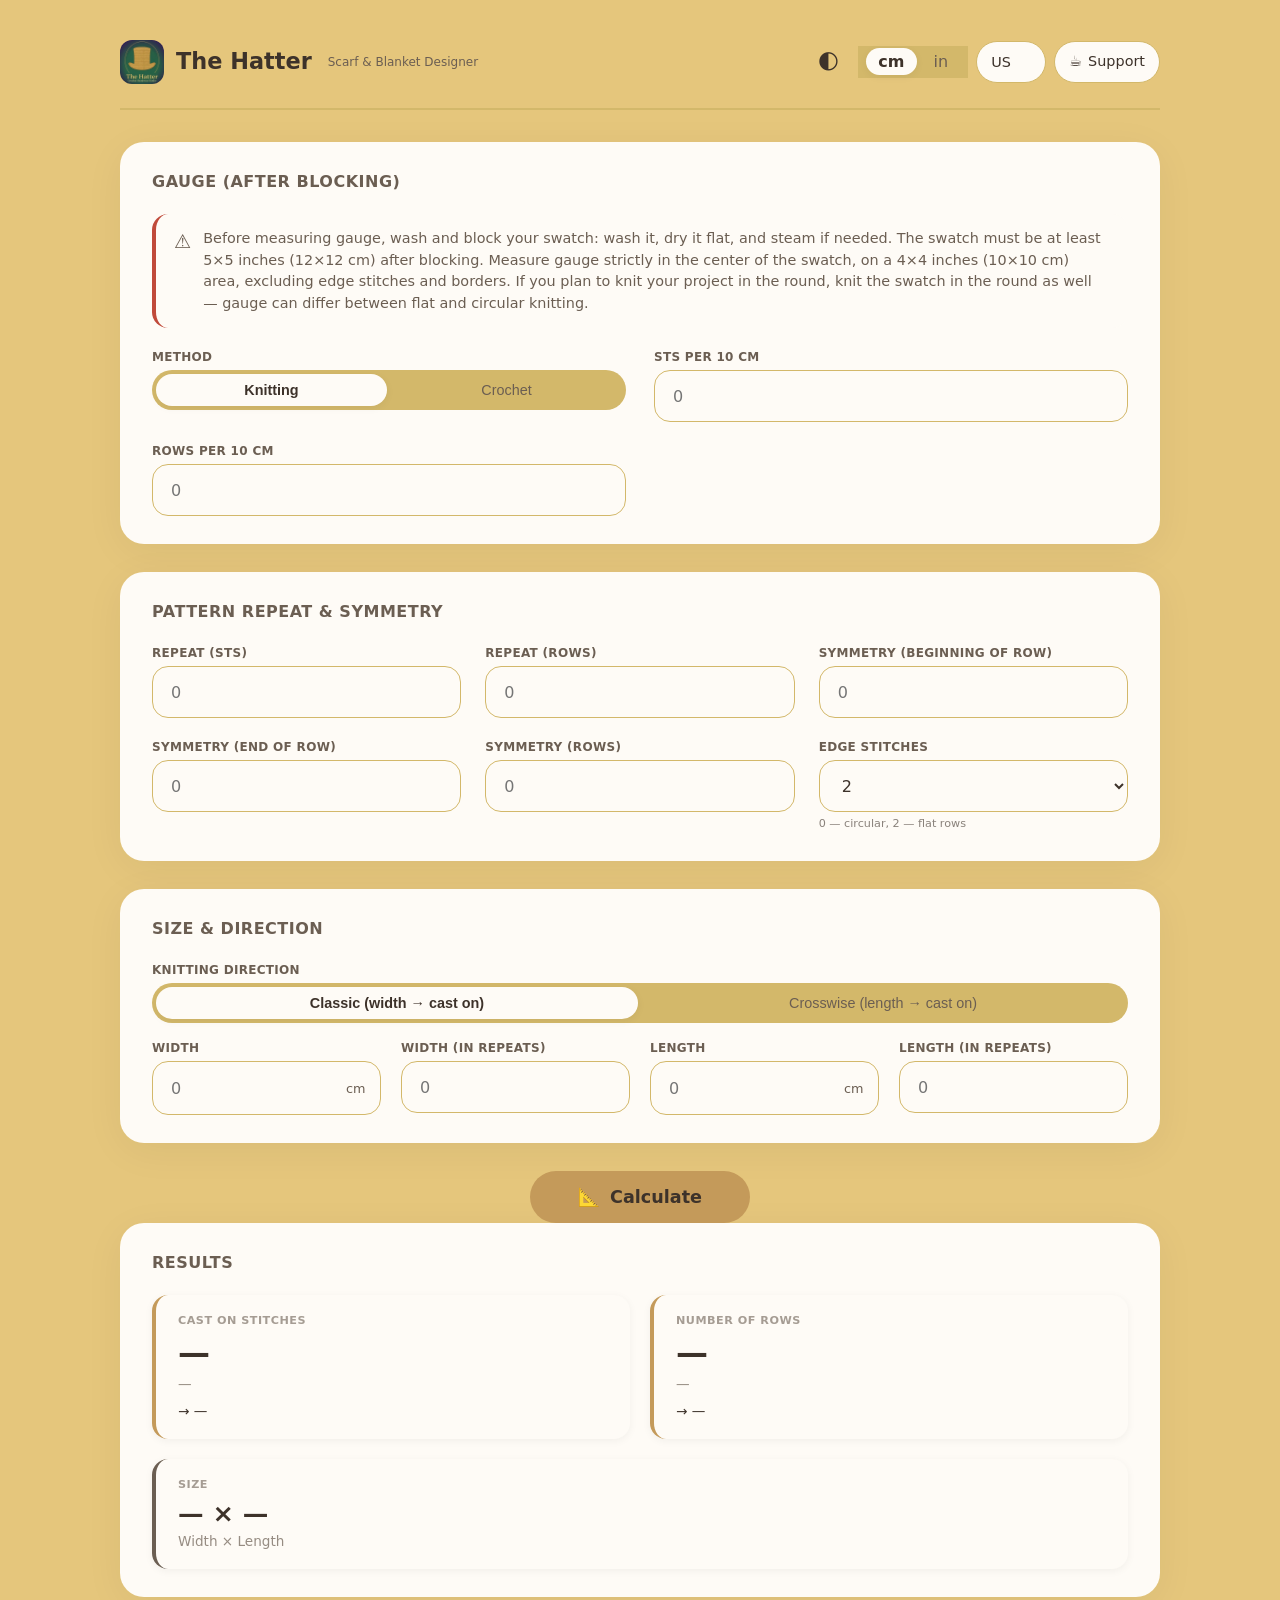
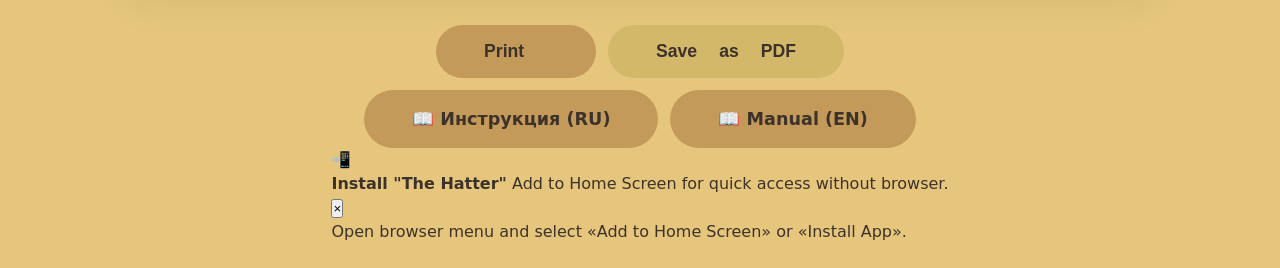
<file: index.html>
<!DOCTYPE html>
<html lang="ru">
<head>
<!-- Yandex.Metrika counter -->
<script type="text/javascript">
    (function(m,e,t,r,i,k,a){
        m[i]=m[i]||function(){(m[i].a=m[i].a||[]).push(arguments)};
        m[i].l=1*new Date();
        for (var j = 0; j < document.scripts.length; j++) {if (document.scripts[j].src === r) { return; }}
        k=e.createElement(t),a=e.getElementsByTagName(t)[0],k.async=1,k.src=r,a.parentNode.insertBefore(k,a)
    })(window, document,'script','https://mc.yandex.ru/metrika/tag.js?id=111931122', 'ym');

    ym(111931122, 'init', {ssr:true, webvisor:true, clickmap:true, ecommerce:"dataLayer", referrer: document.referrer, url: location.href, accurateTrackBounce:true, trackLinks:true});
</script>
<noscript><div><img src="https://mc.yandex.ru/watch/111931122" style="position:absolute; left:-9999px;" alt="" /></div></noscript>
<!-- /Yandex.Metrika counter -->
  <meta charset="UTF-8">
  <meta http-equiv="Cache-Control" content="no-cache, no-store, must-revalidate">
  <meta http-equiv="Pragma" content="no-cache">
  <meta http-equiv="Expires" content="0">
  <meta name="viewport" content="width=device-width, initial-scale=1.0, maximum-scale=1.5, user-scalable=yes">
  <title>Хаттер — Калькулятор шарфов и пледов</title>
  <meta name="theme-color" content="#f6f0ea">
  
  <!-- Скрипт для перенаправления с параметров URL -->
  <script>
    (function() {
      if (window.location.search || window.location.hash) {
        var cleanUrl = window.location.origin + window.location.pathname;
        window.location.replace(cleanUrl);
      }
    })();
  </script>

  <link rel="icon" href="images/icon-192.png" type="image/png">
  <link rel="apple-touch-icon" href="images/icon-192.png">
  <link rel="manifest" href="data:application/manifest+json;charset=utf-8,%7B%22name%22%3A%22The%20Hatter%20Scarf%20Studio%22%2C%22description%22%3A%22Crochet%20and%20Knit%20Scarf%20Calculator%22%2C%22start_url%22%3A%22.%2F%22%2C%22display%22%3A%22standalone%22%2C%22theme_color%22%3A%22%23f6f0ea%22%2C%22background_color%22%3A%22%23f6f0ea%22%2C%22icons%22%3A%5B%7B%22src%22%3A%22images%2Ficon-192.png%22%2C%22sizes%22%3A%22192x192%22%2C%22type%22%3A%22image%2Fpng%22%7D%2C%7B%22src%22%3A%22images%2Ficon.png%22%2C%22sizes%22%3A%22512x512%22%2C%22type%22%3A%22image%2Fpng%22%7D%5D%7D">
  <link rel="stylesheet" href="style.css">
</head>
<body>
<div class="app">

  <!-- Шапка -->
  <header class="header">
    <div class="logo">
      <img src="images/icon-192.png" alt="The Hatter" width="44" height="44">
      <span class="logo-text">Хаттер</span>
      <small class="logo-sub">Дизайнер шарфов</small>
    </div>
    <div class="controls">
      <button class="header-btn" id="themeToggle" title="Переключить тему">🌓</button>
      <div class="header-btn unit-toggle" id="unitToggle">
        <span class="unit-opt active" data-unit="metric">см</span>
        <span class="unit-opt" data-unit="imperial">in</span>
      </div>
      <select class="lang-select" id="langSelect">
        <option value="ru">RU</option>
        <option value="us">US</option>
        <option value="uk">UK</option>
      </select>
      <a href="https://boosty.to/annafengari/posts/7731692a-b7c1-4855-83fb-3de72975cfc8" target="_blank" class="btn-donate" id="donateBoosty">
        ☕ <span id="donateText">Поддержать</span>
      </a>
    </div>
  </header>

  <!-- 1. Плотность -->
  <section class="card">
    <div class="card-title" id="densityTitle">Плотность (после ВТО)</div>
    <div class="warning">
      <span class="icon">⚠️</span>
      <span id="warningText">Образец должен быть не менее 12×12 см (5×5 дюймов) после ВТО. Плотность измеряйте строго в центре образца, на участке 10×10 см (4×4 дюйма), не включая кромочные и края.</span>
    </div>
    <div class="grid-2">
      <div class="field-group">
        <label id="toolLabel">Способ вязания</label>
        <div class="toggle-group" id="toolToggle">
          <button class="toggle-option active" data-tool="knit"><span id="toolKnit">Спицы</span></button>
          <button class="toggle-option" data-tool="crochet"><span id="toolCrochet">Крючок</span></button>
        </div>
      </div>
      <div class="field-group">
        <label id="lblStitch" for="densityStitches">Петель в 10 см</label>
		<input type="number" id="densityStitches" value="" placeholder="0" step="any" inputmode="decimal">
      </div>
      <div class="field-group">
        <label id="lblRow" for="densityRows">Рядов в 10 см</label>
		<input type="number" id="densityRows" value="" placeholder="0" step="any" inputmode="decimal">
      </div>
    </div>
  </section>

  <!-- 2. Раппорт и симметрия -->
<section class="card">
  <div class="card-title" id="rapportTitle">Раппорт и симметрия</div>
  <div class="grid-3">
    <div class="field-group">
      <label id="lblRepSt">Раппорт (петли)</label>
      <input type="number" id="repStitch" value="" placeholder="0" step="1" min="0">
    </div>
    <div class="field-group">
      <label id="lblRepRow">Раппорт (ряды)</label>
      <input type="number" id="repRow" value="" placeholder="0" step="1" min="0">
    </div>
    <div class="field-group" id="symStartGroup">
      <label id="lblSymStart">Симметрия (начало ряда)</label>
      <input type="number" id="symStart" value="" placeholder="0" step="1" min="0">
    </div>
    <div class="field-group" id="symEndGroup">
      <label id="lblSymEnd">Симметрия (конец ряда)</label>
      <input type="number" id="symEnd" value="" placeholder="0" step="1" min="0">
    </div>
    <div class="field-group">
      <label id="lblSymRow">Симметрия (ряды)</label>
      <input type="number" id="symRow" value="" placeholder="0" step="1" min="0">
    </div>
    <!-- Поле для спиц: Кромочные -->
    <div class="field-group" id="edgesGroup">
      <label id="lblEdges">Кромочные</label>
      <select id="edges">
        <option value="0">0</option>
        <option value="2" selected>2</option>
      </select>
      <span style="font-size:0.7rem; opacity:0.6;" id="edgeDesc">0 — круговое, 2 — поворотные ряды</span>
    </div>
    <!-- Поле для крючка: Способ вязания (inline style удалён, управляется через CSS класс .hidden) -->
    <div class="field-group" id="crochetDirectionGroup">
      <label id="lblCrochetDir">Способ вязания</label>
      <div class="toggle-group" id="crochetDirectionToggle">
        <button class="toggle-option active" data-dir="flat"><span id="crochetFlat">Поворотное</span></button>
        <button class="toggle-option" data-dir="circular"><span id="crochetCircular">Круговое</span></button>
      </div>
    </div>
  </div>
</section>

  <!-- 3. Размеры и направление -->
  <section class="card">
    <div class="card-title" id="dimTitle">Размеры и направление</div>
    <div class="field-group" style="margin-bottom:16px;">
      <label id="lblDir">Направление вязания</label>
      <div class="toggle-group" id="directionToggle">
        <button class="toggle-option active" data-dir="classic"><span id="dirClassic">Классическое (ширина → набор)</span></button>
        <button class="toggle-option" data-dir="cross"><span id="dirCross">Поперечное (длина → набор)</span></button>
      </div>
    </div>
    <div class="grid-4">
      <div class="field-group">
        <label id="lblWidth" for="widthCm">Ширина</label>
        <div class="input-with-unit">
          <input type="number" id="widthCm" value="" placeholder="0" step="0.1">
          <span class="unit" data-unit="length">см</span>
        </div>
      </div>
      <div class="field-group">
        <label id="lblWidthRep" for="widthRep">Ширина (в раппортах)</label>
        <input type="number" id="widthRep" value="" placeholder="0" step="1" min="0">
      </div>
      <div class="field-group">
        <label id="lblLength" for="lengthCm">Длина</label>
        <div class="input-with-unit">
          <input type="number" id="lengthCm" value="" placeholder="0" step="0.1">
          <span class="unit" data-unit="length">см</span>
        </div>
      </div>
      <div class="field-group">
        <label id="lblLengthRep" for="lengthRep">Длина (в раппортах)</label>
        <input type="number" id="lengthRep" value="" placeholder="0" step="1" min="0">
      </div>
    </div>
  </section>

  <!-- 4. Кнопка Рассчитать -->
  <div class="action-bar">
    <button class="btn-print" id="calculateBtn">📐 <span id="calculateBtnText">Рассчитать</span></button>
  </div>

  <!-- 5. Результаты -->
  <section class="card" id="resultCard">
    <div class="card-title" id="resultTitle">Результаты</div>
    <div class="result-grid" id="resultGrid">
      <div class="result-item">
        <div class="label" id="resLabelCastOn">Наборный ряд</div>
        <div class="value" id="resCastOn">—</div>
        <div class="sub" id="resCastOnSub">—</div>
        <div class="deviation" id="resCastOnDev">→ —</div>
      </div>
      <div class="result-item">
        <div class="label" id="resLabelRows">Ряды</div>
        <div class="value" id="resRows">—</div>
        <div class="sub" id="resRowsSub">—</div>
        <div class="deviation" id="resRowsDev">→ —</div>
      </div>
      <div class="result-item result-item-full">
        <div class="label" id="resLabelSize">Размер</div>
        <div class="value" id="resSize">— × —</div>
        <div class="sub" id="resSizeSub">Ширина × Длина</div>
      </div>
    </div>
  </section>

  <!-- Кнопки действий (видны всегда) -->
<div id="result-actions" style="margin-top: 28px;">
<button class="btn-print" id="print-btn"><span id="printBtnText">Печать</span></button>
<button class="btn-print secondary" id="save-pdf-btn"><span id="pdfBtnText">Сохранить как PDF</span></button>
</div>

  <div style="margin-top: 12px; display: flex; gap: 12px; justify-content: center; flex-wrap: wrap;">
  <a href="manual-ru.html" target="_blank" class="btn-print secondary" style="text-decoration: none;">📖 Инструкция (RU)</a>
  <a href="manual-en.html" target="_blank" class="btn-print secondary" style="text-decoration: none;">📖 Manual (EN)</a>
</div>
  
</div>

  <!-- Баннер установки PWA -->
<div id="pwa-install-banner" class="pwa-banner" style="display: none;">
  <div class="pwa-content">
    <span class="pwa-icon">📲</span>
    <div class="pwa-text">
      <strong id="pwaTitle">Установите «Хаттер»</strong>
      <span id="pwaDesc">Добавьте на главный экран для быстрого доступа без браузера.</span>
    </div>
    <button id="pwa-install-btn" class="pwa-btn"><span id="pwaBtnText">Установить</span></button>
    <button id="pwa-close-btn" class="pwa-close" aria-label="Закрыть">×</button>
  </div>
  <div id="ios-instructions" class="ios-instructions" style="display: none;">
    Нажмите <strong>«Поделиться»</strong> <span style="font-size:1.2em;">⎋</span> и выберите <strong>«На экран «Домой»</strong>.
  </div>
</div>
<script src="script.js"></script>
</body>
</html>
</file>
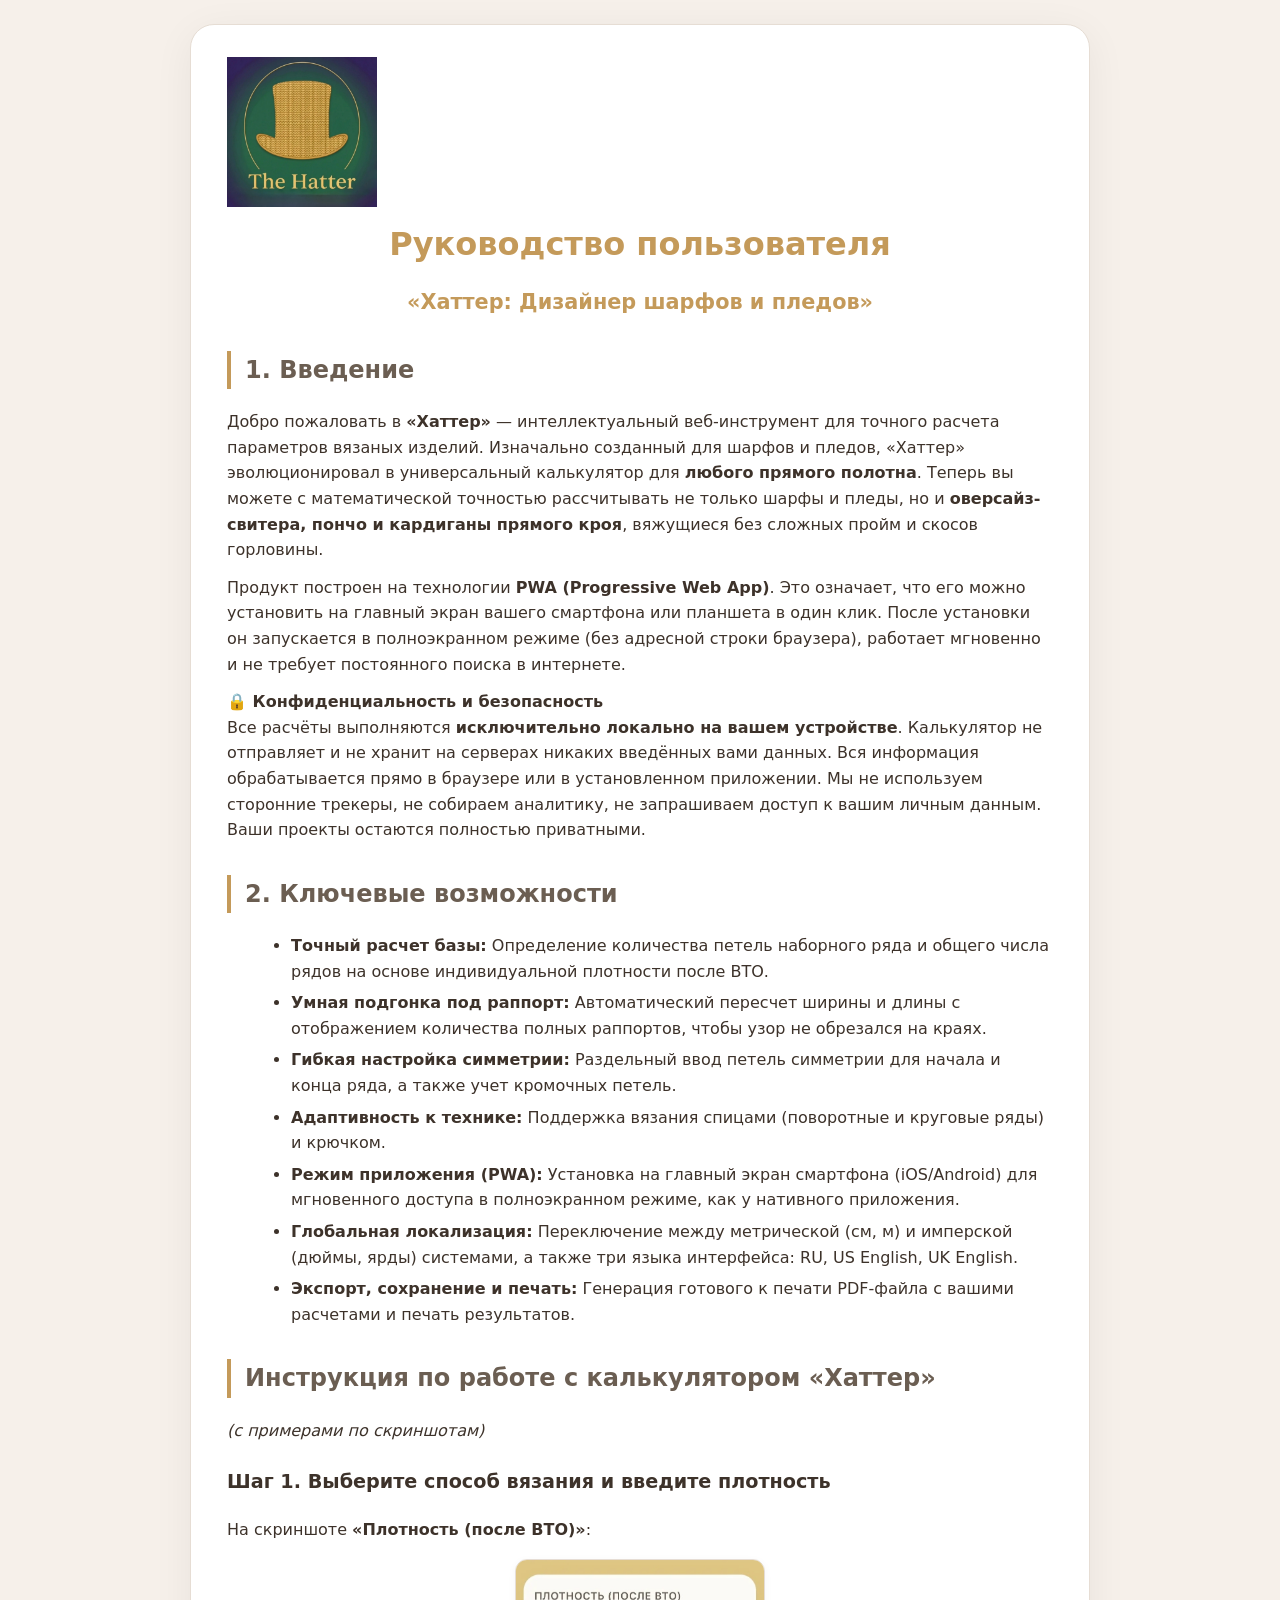
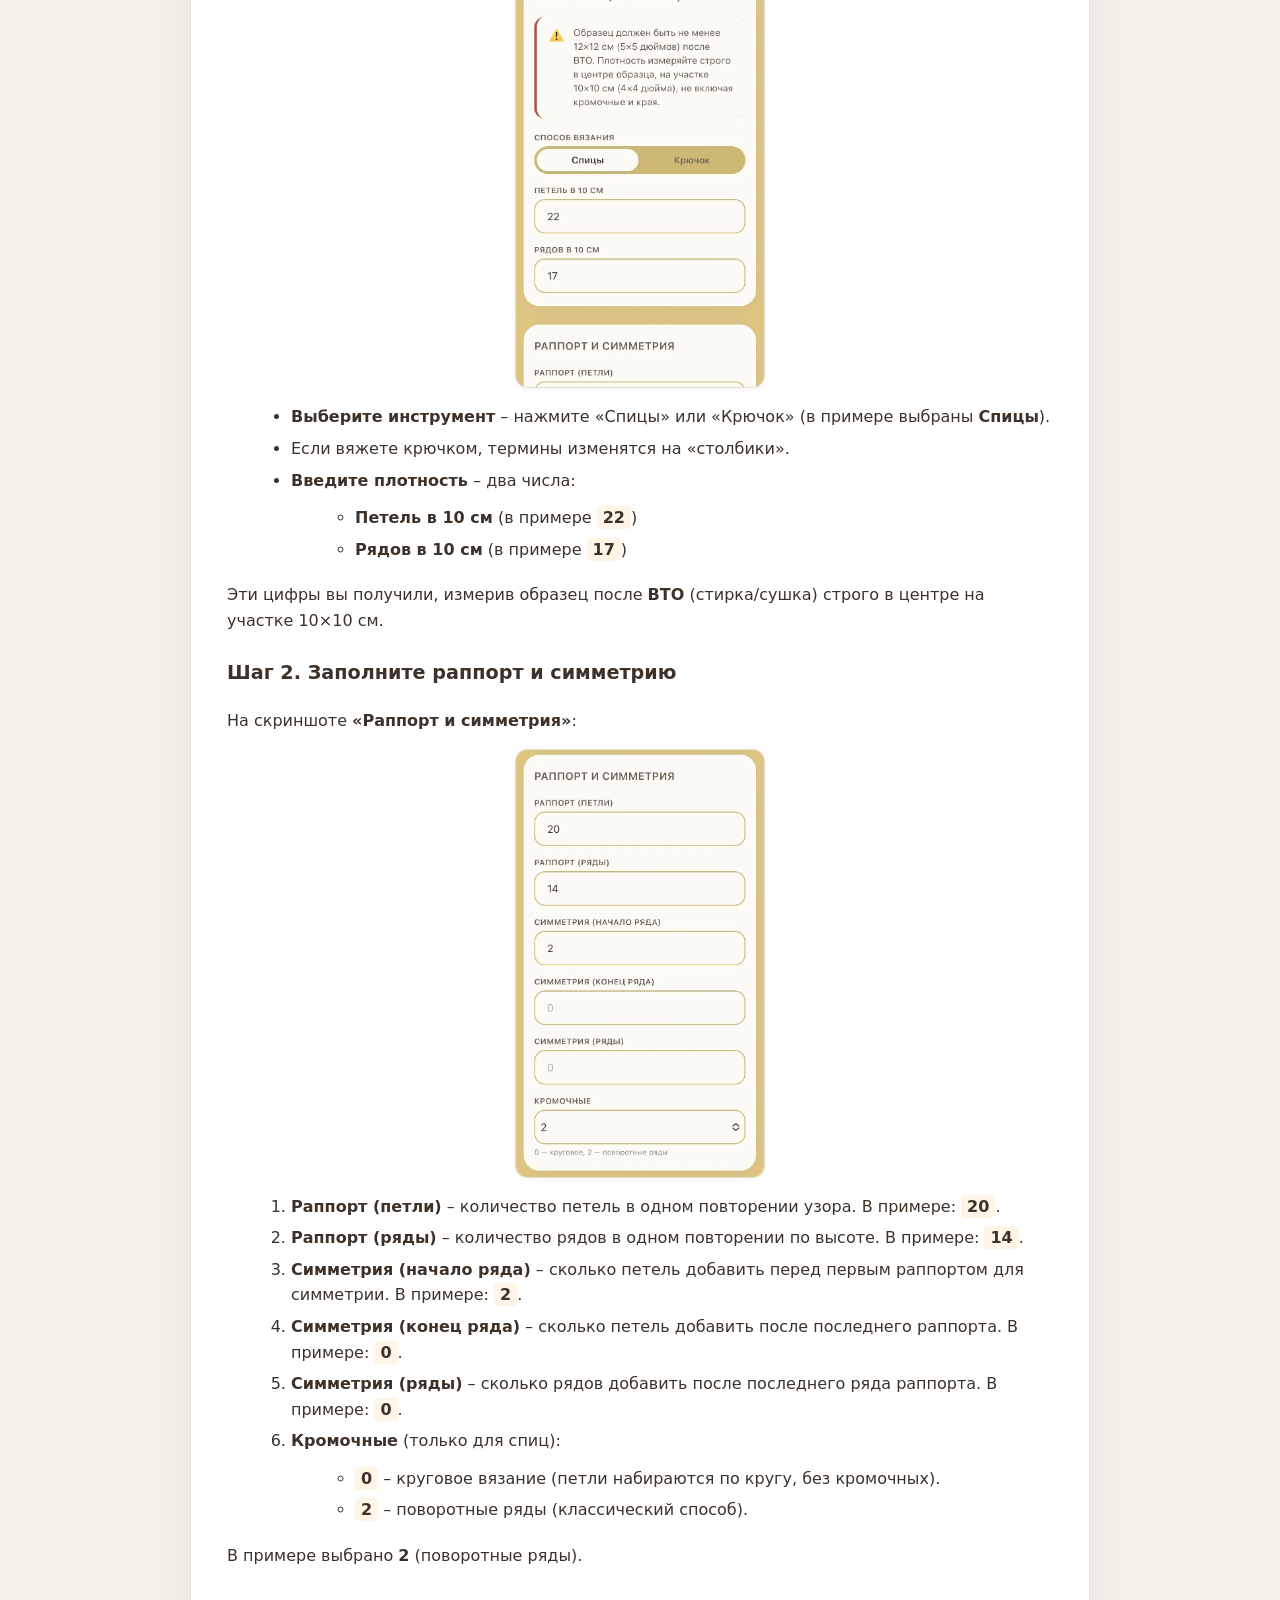
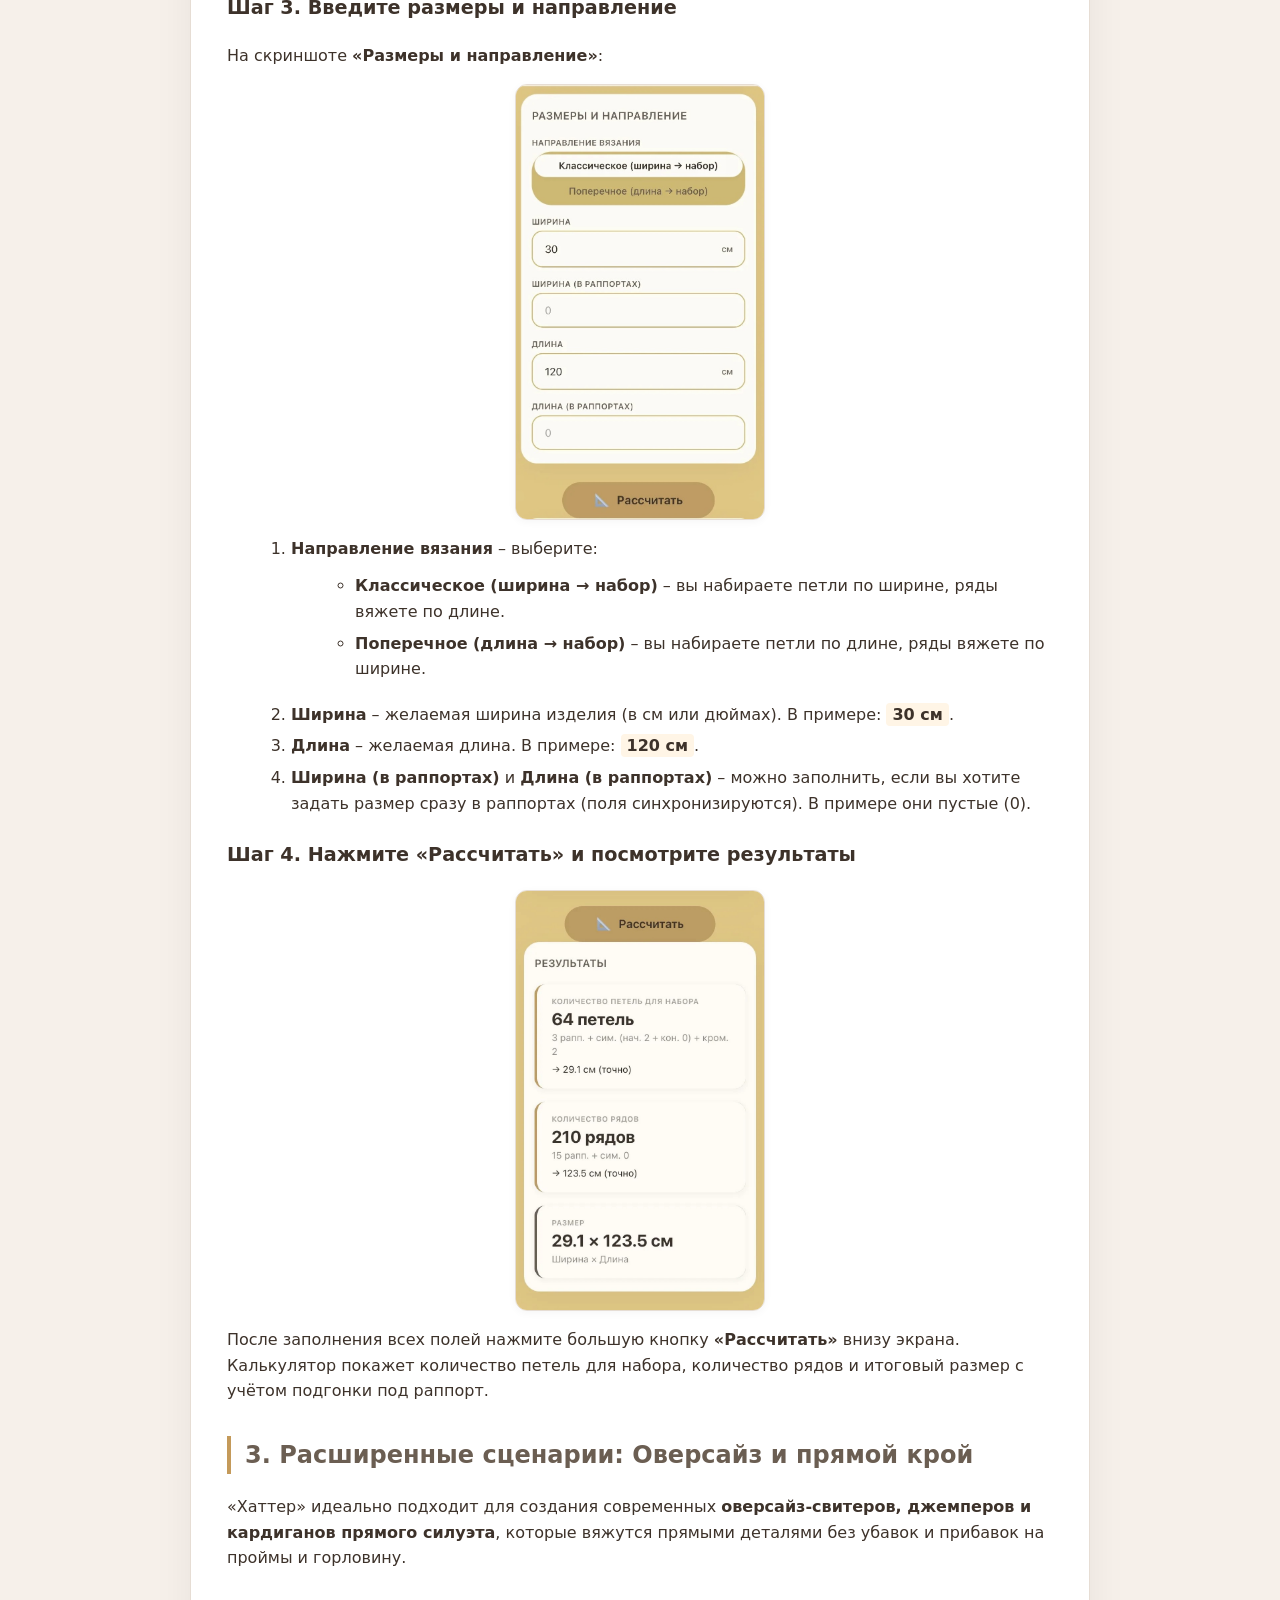
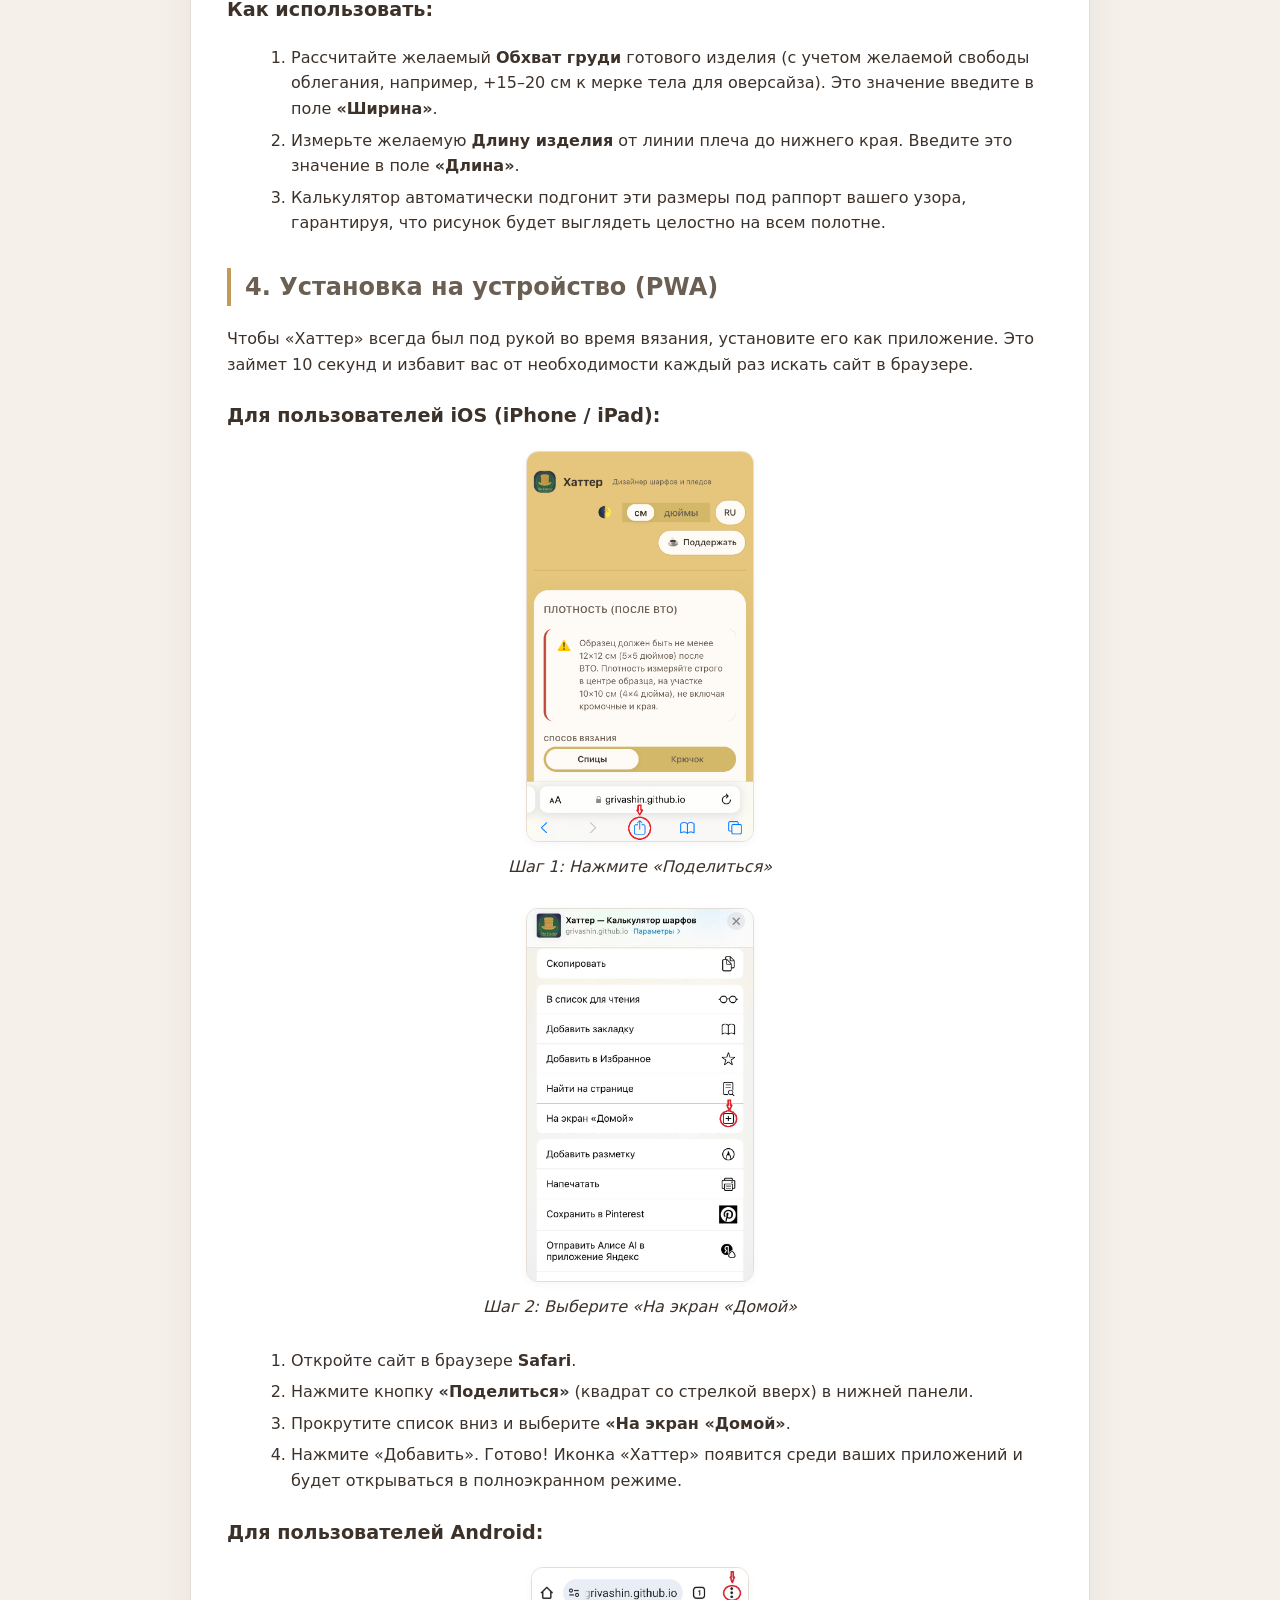
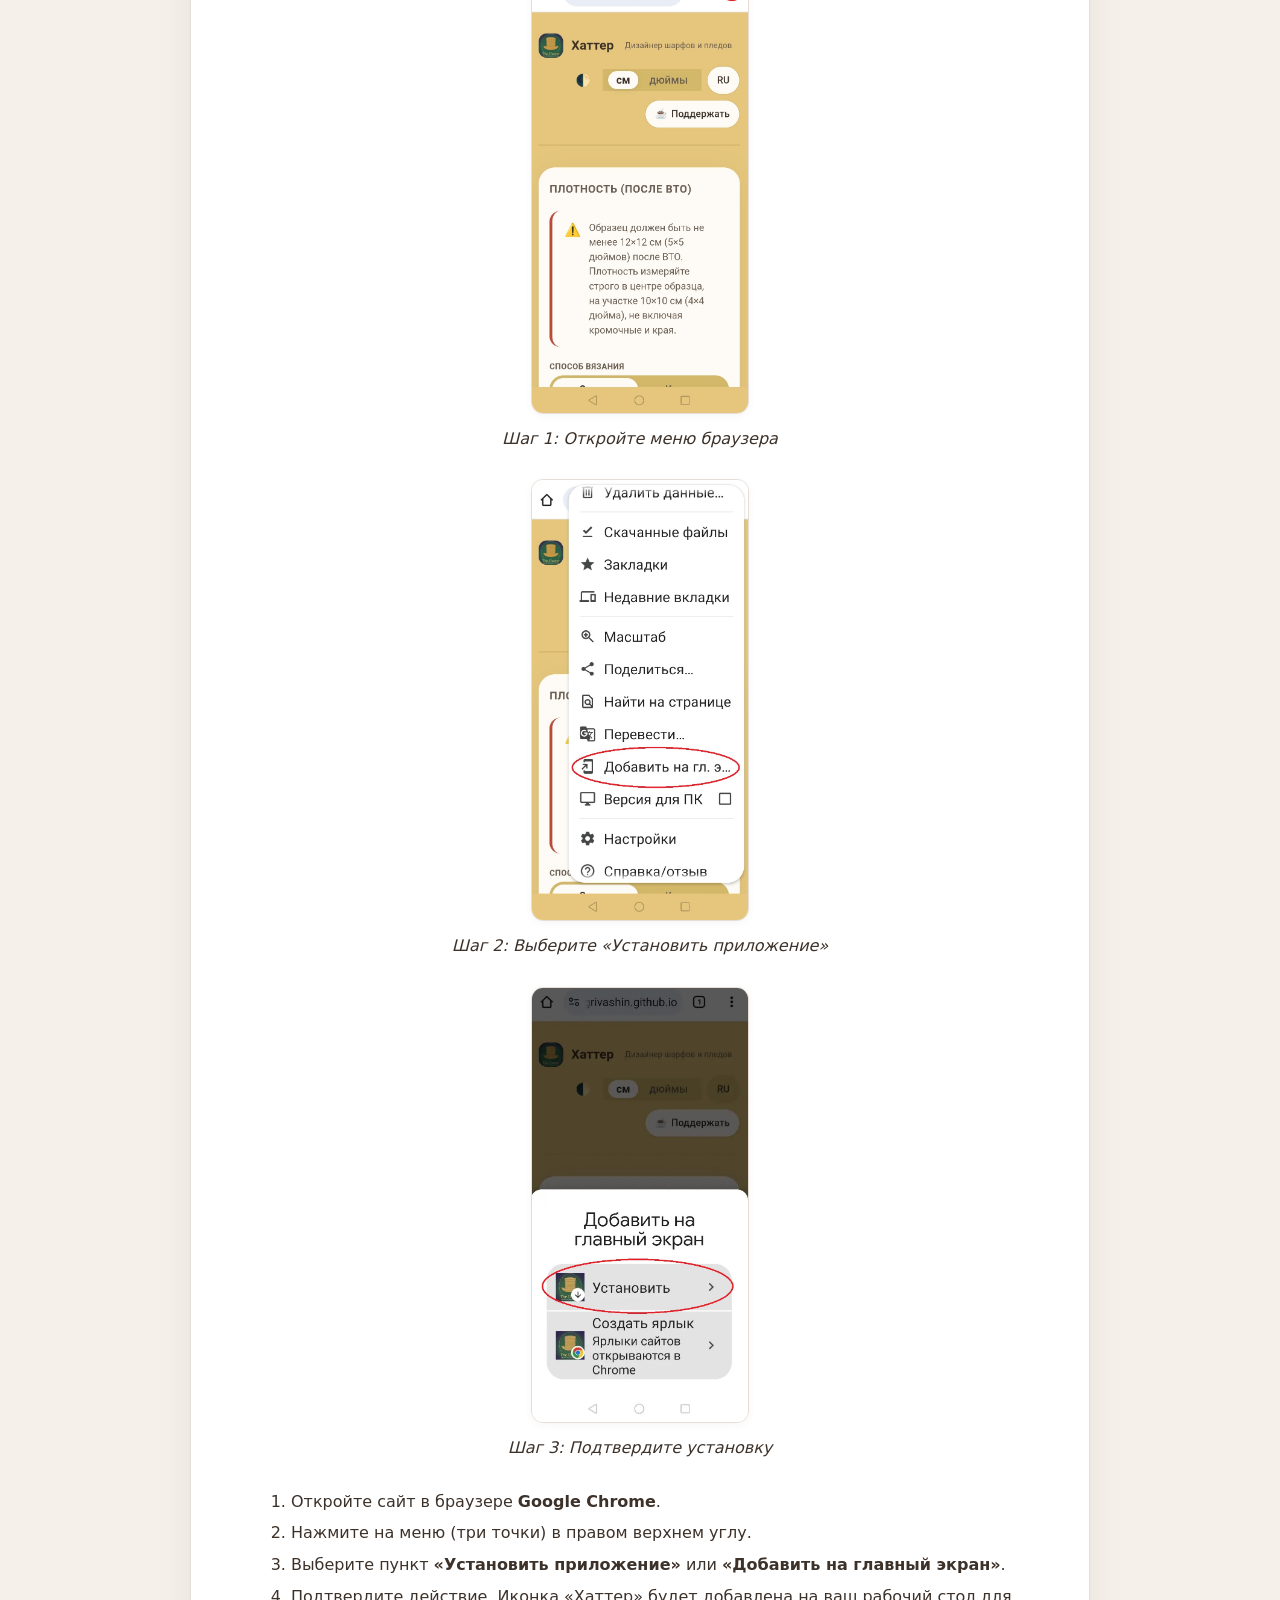
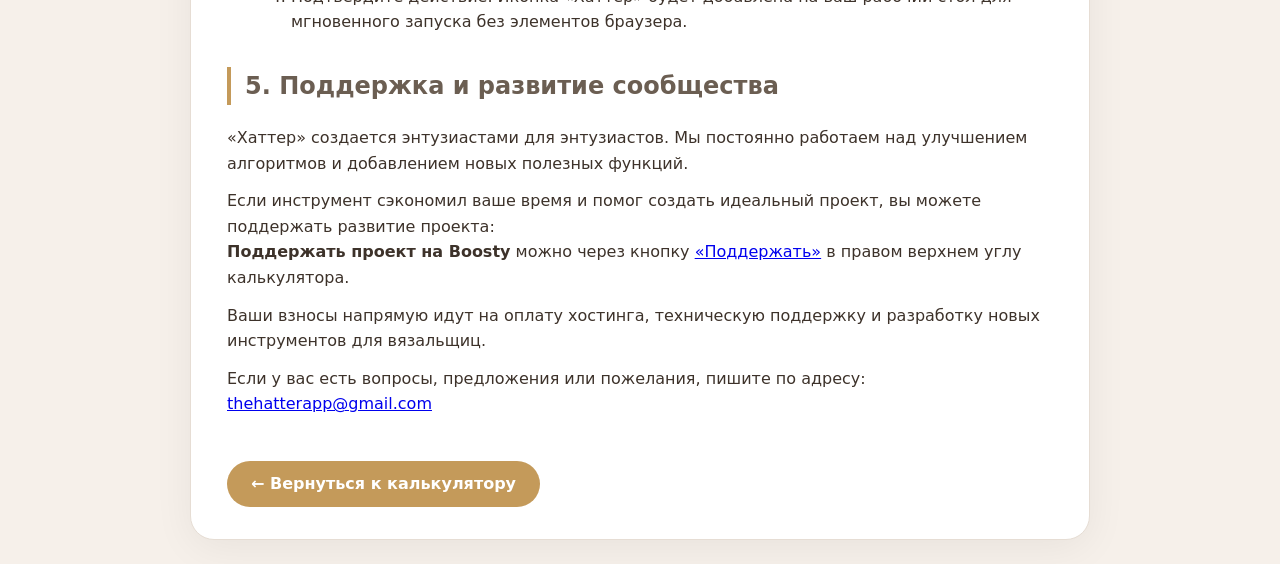
<file: manual-ru.html>
<!DOCTYPE html>
<html lang="ru">
<head>
  <meta charset="UTF-8">
  <meta name="viewport" content="width=device-width, initial-scale=1.0">
  <title>Руководство пользователя — Хаттер</title>
  <style>
  body {
    font-family: system-ui, -apple-system, 'Segoe UI', Roboto, sans-serif;
    background: #f6f0ea;
    color: #3D322A;
    padding: 24px 20px;
    line-height: 1.6;
    max-width: 900px;
    margin: 0 auto;
  }
  .container {
    background: #ffffff;
    border-radius: 24px;
    padding: 32px 36px;
    box-shadow: 0 8px 40px rgba(0,0,0,0.06);
    border: 1px solid #e6ddd4;
    word-wrap: break-word;
    overflow-wrap: break-word;
  }
  .header-logo {
    display: flex;
    align-items: center;
    gap: 16px;
    margin-bottom: 12px;
  }
  .header-logo img {
    height: 150px;
    width: auto;
  }
  h1 {
    font-size: 2rem;
    font-weight: 700;
    color: #C49A5A;
    border-bottom: none;
    padding-bottom: 0;
    margin-top: 0;
    text-align: center;
  }
  .subtitle {
    font-size: 1.3rem;
    font-weight: 700;
    color: #C49A5A;
    margin-top: -6px;
    border-bottom: none;
    padding-bottom: 0;
    text-align: center;
  }
  h2 {
    font-size: 1.5rem;
    margin-top: 32px;
    color: #6B5E52;
    border-left: 4px solid #C49A5A;
    padding-left: 14px;
  }
  h3 {
    font-size: 1.2rem;
    margin-top: 24px;
    color: #3D322A;
  }
  p { margin: 12px 0; }
  ul, ol { margin: 12px 0 20px 24px; }
  li { margin-bottom: 6px; }
  .highlight {
    background: #fff5e6;
    padding: 2px 6px;
    border-radius: 4px;
    font-weight: 600;
  }
  .note {
    background: #edf3f8;
    border-left: 4px solid #C49A5A;
    padding: 14px 18px;
    border-radius: 8px;
    margin: 20px 0;
  }
  .screenshot {
    margin: 16px 0;
    text-align: center;
  }
  .screenshot img {
    max-width: 30%;
    height: auto;
    border-radius: 12px;
    border: 1px solid #e6ddd4;
    box-shadow: 0 2px 8px rgba(0,0,0,0.04);
    display: block;
    margin: 0 auto;
  }
  .step-screenshots {
    display: flex;
    flex-wrap: wrap;
    gap: 16px;
    justify-content: center;
    margin: 16px 0;
  }
  .step-screenshots .screenshot {
    flex: 0 1 auto;
    margin: 0;
  }
  .step-screenshots .screenshot img {
    max-width: 30%;
    height: auto;
  }
  .back-link {
    display: inline-block;
    margin-top: 32px;
    background: #C49A5A;
    color: white;
    padding: 10px 24px;
    border-radius: 40px;
    text-decoration: none;
    font-weight: 600;
    transition: background 0.2s;
  }
  .back-link:hover { background: #A67B3D; }

  /* Мобильные и планшеты: увеличиваем скриншоты */
  @media (max-width: 1024px) {
    .screenshot img,
    .step-screenshots .screenshot img {
      max-width: 60%;
    }
  }
  @media (max-width: 600px) {
    .container { padding: 20px 16px; }
    h1 { font-size: 1.6rem; }
    .header-logo img { height: 100px; }
    .screenshot img,
    .step-screenshots .screenshot img {
      max-width: 80%;
    }
  }
</style>
</head>
<body>
<div class="container">

  <div class="header-logo">
    <img src="images/logo.png" alt="The Hatter">
  </div>
  <h1>Руководство пользователя</h1>
  <p class="subtitle">«Хаттер: Дизайнер шарфов и пледов»</p>
  <h2>1. Введение</h2>
  <p>
    Добро пожаловать в <strong>«Хаттер»</strong> — интеллектуальный веб-инструмент для точного расчета параметров вязаных изделий.
    Изначально созданный для шарфов и пледов, «Хаттер» эволюционировал в универсальный калькулятор для <strong>любого прямого полотна</strong>.
    Теперь вы можете с математической точностью рассчитывать не только шарфы и пледы, но и <strong>оверсайз-свитера, пончо и кардиганы прямого кроя</strong>, вяжущиеся без сложных пройм и скосов горловины.
  </p>
  <p>
    Продукт построен на технологии <strong>PWA (Progressive Web App)</strong>. Это означает, что его можно установить на главный экран вашего смартфона или планшета в один клик. После установки он запускается в полноэкранном режиме (без адресной строки браузера), работает мгновенно и не требует постоянного поиска в интернете.
  </p>
  <p>
    <strong>🔒 Конфиденциальность и безопасность</strong><br>
    Все расчёты выполняются <strong>исключительно локально на вашем устройстве</strong>. Калькулятор не отправляет и не хранит на серверах никаких введённых вами данных. Вся информация обрабатывается прямо в браузере или в установленном приложении. Мы не используем сторонние трекеры, не собираем аналитику, не запрашиваем доступ к вашим личным данным. Ваши проекты остаются полностью приватными.
  </p>

  <h2>2. Ключевые возможности</h2>
  <ul>
    <li><strong>Точный расчет базы:</strong> Определение количества петель наборного ряда и общего числа рядов на основе индивидуальной плотности после ВТО.</li>
    <li><strong>Умная подгонка под раппорт:</strong> Автоматический пересчет ширины и длины с отображением количества полных раппортов, чтобы узор не обрезался на краях.</li>
    <li><strong>Гибкая настройка симметрии:</strong> Раздельный ввод петель симметрии для начала и конца ряда, а также учет кромочных петель.</li>
    <li><strong>Адаптивность к технике:</strong> Поддержка вязания спицами (поворотные и круговые ряды) и крючком.</li>
    <li><strong>Режим приложения (PWA):</strong> Установка на главный экран смартфона (iOS/Android) для мгновенного доступа в полноэкранном режиме, как у нативного приложения.</li>
    <li><strong>Глобальная локализация:</strong> Переключение между метрической (см, м) и имперской (дюймы, ярды) системами, а также три языка интерфейса: RU, US English, UK English.</li>
    <li><strong>Экспорт, сохранение и печать:</strong> Генерация готового к печати PDF-файла с вашими расчетами и печать результатов.</li>
  </ul>

  <h2>Инструкция по работе с калькулятором «Хаттер»</h2>
  <p><em>(с примерами по скриншотам)</em></p>

  <h3>Шаг 1. Выберите способ вязания и введите плотность</h3>
  <p>На скриншоте <strong>«Плотность (после ВТО)»</strong>:</p>
  <div class="screenshot">
    <img src="images/screenshot-density-ru.png" alt="Скриншот секции плотности">
  </div>
  <ul>
    <li><strong>Выберите инструмент</strong> – нажмите «Спицы» или «Крючок» (в примере выбраны <strong>Спицы</strong>).</li>
    <li>Если вяжете крючком, термины изменятся на «столбики».</li>
    <li><strong>Введите плотность</strong> – два числа:
      <ul>
        <li><strong>Петель в 10 см</strong> (в примере <span class="highlight">22</span>)</li>
        <li><strong>Рядов в 10 см</strong> (в примере <span class="highlight">17</span>)</li>
      </ul>
    </li>
  </ul>
  <p>Эти цифры вы получили, измерив образец после <strong>ВТО</strong> (стирка/сушка) строго в центре на участке 10×10 см.</p>

  <h3>Шаг 2. Заполните раппорт и симметрию</h3>
  <p>На скриншоте <strong>«Раппорт и симметрия»</strong>:</p>
  <div class="screenshot">
    <img src="images/screenshot-symmetry-ru.png" alt="Скриншот секции раппорта">
  </div>
  <ol>
    <li><strong>Раппорт (петли)</strong> – количество петель в одном повторении узора. В примере: <span class="highlight">20</span>.</li>
    <li><strong>Раппорт (ряды)</strong> – количество рядов в одном повторении по высоте. В примере: <span class="highlight">14</span>.</li>
    <li><strong>Симметрия (начало ряда)</strong> – сколько петель добавить перед первым раппортом для симметрии. В примере: <span class="highlight">2</span>.</li>
    <li><strong>Симметрия (конец ряда)</strong> – сколько петель добавить после последнего раппорта. В примере: <span class="highlight">0</span>.</li>
    <li><strong>Симметрия (ряды)</strong> – сколько рядов добавить после последнего ряда раппорта. В примере: <span class="highlight">0</span>.</li>
    <li><strong>Кромочные</strong> (только для спиц):
      <ul>
        <li><span class="highlight">0</span> – круговое вязание (петли набираются по кругу, без кромочных).</li>
        <li><span class="highlight">2</span> – поворотные ряды (классический способ).</li>
      </ul>
    </li>
  </ol>
  <p>В примере выбрано <strong>2</strong> (поворотные ряды).</p>

  <h3>Шаг 3. Введите размеры и направление</h3>
  <p>На скриншоте <strong>«Размеры и направление»</strong>:</p>
  <div class="screenshot">
    <img src="images/screenshot-sizes-ru.png" alt="Скриншот секции размеров">
  </div>
  <ol>
    <li><strong>Направление вязания</strong> – выберите:
      <ul>
        <li><strong>Классическое (ширина → набор)</strong> – вы набираете петли по ширине, ряды вяжете по длине.</li>
        <li><strong>Поперечное (длина → набор)</strong> – вы набираете петли по длине, ряды вяжете по ширине.</li>
      </ul>
    </li>
    <li><strong>Ширина</strong> – желаемая ширина изделия (в см или дюймах). В примере: <span class="highlight">30 см</span>.</li>
    <li><strong>Длина</strong> – желаемая длина. В примере: <span class="highlight">120 см</span>.</li>
    <li><strong>Ширина (в раппортах)</strong> и <strong>Длина (в раппортах)</strong> – можно заполнить, если вы хотите задать размер сразу в раппортах (поля синхронизируются). В примере они пустые (0).</li>
  </ol>

  <h3>Шаг 4. Нажмите «Рассчитать» и посмотрите результаты</h3>
  <div class="screenshot">
    <img src="images/screenshot-results-ru.png" alt="Скриншот результатов">
  </div>
  <p>После заполнения всех полей нажмите большую кнопку <strong>«Рассчитать»</strong> внизу экрана. Калькулятор покажет количество петель для набора, количество рядов и итоговый размер с учётом подгонки под раппорт.</p>

  <h2>3. Расширенные сценарии: Оверсайз и прямой крой</h2>
  <p>
    «Хаттер» идеально подходит для создания современных <strong>оверсайз-свитеров, джемперов и кардиганов прямого силуэта</strong>, которые вяжутся прямыми деталями без убавок и прибавок на проймы и горловину.
  </p>
  <h3>Как использовать:</h3>
  <ol>
    <li>Рассчитайте желаемый <strong>Обхват груди</strong> готового изделия (с учетом желаемой свободы облегания, например, +15–20 см к мерке тела для оверсайза). Это значение введите в поле <strong>«Ширина»</strong>.</li>
    <li>Измерьте желаемую <strong>Длину изделия</strong> от линии плеча до нижнего края. Введите это значение в поле <strong>«Длина»</strong>.</li>
    <li>Калькулятор автоматически подгонит эти размеры под раппорт вашего узора, гарантируя, что рисунок будет выглядеть целостно на всем полотне.</li>
  </ol>

  <h2>4. Установка на устройство (PWA)</h2>
  <p>
    Чтобы «Хаттер» всегда был под рукой во время вязания, установите его как приложение. Это займет 10 секунд и избавит вас от необходимости каждый раз искать сайт в браузере.
  </p>

  <h3>Для пользователей iOS (iPhone / iPad):</h3>
  <div class="step-screenshots">
    <div class="screenshot">
      <img src="images/screenshot-ios1-ru.png" alt="Шаг 1 – Поделиться">
      <p><em>Шаг 1: Нажмите «Поделиться»</em></p>
    </div>
    <div class="screenshot">
      <img src="images/screenshot-ios2-ru.png" alt="Шаг 2 – На экран «Домой»">
      <p><em>Шаг 2: Выберите «На экран «Домой»</em></p>
    </div>
  </div>
  <ol>
    <li>Откройте сайт в браузере <strong>Safari</strong>.</li>
    <li>Нажмите кнопку <strong>«Поделиться»</strong> (квадрат со стрелкой вверх) в нижней панели.</li>
    <li>Прокрутите список вниз и выберите <strong>«На экран «Домой»</strong>.</li>
    <li>Нажмите «Добавить». Готово! Иконка «Хаттер» появится среди ваших приложений и будет открываться в полноэкранном режиме.</li>
  </ol>

  <h3>Для пользователей Android:</h3>
  <div class="step-screenshots">
    <div class="screenshot">
      <img src="images/screenshot-android1-ru.png" alt="Шаг 1 – Меню">
      <p><em>Шаг 1: Откройте меню браузера</em></p>
    </div>
    <div class="screenshot">
      <img src="images/screenshot-android2-ru.png" alt="Шаг 2 – Установить приложение">
      <p><em>Шаг 2: Выберите «Установить приложение»</em></p>
    </div>
    <div class="screenshot">
      <img src="images/screenshot-android3-ru.png" alt="Шаг 3 – Подтверждение">
      <p><em>Шаг 3: Подтвердите установку</em></p>
    </div>
  </div>
  <ol>
    <li>Откройте сайт в браузере <strong>Google Chrome</strong>.</li>
    <li>Нажмите на меню (три точки) в правом верхнем углу.</li>
    <li>Выберите пункт <strong>«Установить приложение»</strong> или <strong>«Добавить на главный экран»</strong>.</li>
    <li>Подтвердите действие. Иконка «Хаттер» будет добавлена на ваш рабочий стол для мгновенного запуска без элементов браузера.</li>
  </ol>

  <h2>5. Поддержка и развитие сообщества</h2>
  <p>
    «Хаттер» создается энтузиастами для энтузиастов. Мы постоянно работаем над улучшением алгоритмов и добавлением новых полезных функций.
  </p>
  <p>
    Если инструмент сэкономил ваше время и помог создать идеальный проект, вы можете поддержать развитие проекта:<br>
    <strong>Поддержать проект на Boosty</strong> можно через кнопку <a href="https://boosty.to/annafengari/posts/7731692a-b7c1-4855-83fb-3de72975cfc8" target="_blank">«Поддержать»</a> в правом верхнем углу калькулятора.
  </p>
  <p>
    Ваши взносы напрямую идут на оплату хостинга, техническую поддержку и разработку новых инструментов для вязальщиц.
  </p>
  <p>
    Если у вас есть вопросы, предложения или пожелания, пишите по адресу:  
    <a href="mailto:thehatterapp@gmail.com">thehatterapp@gmail.com</a>
  </p>

  <a href="https://Grivashin.github.io/hatter-scarf-n-blanket-calc/" class="back-link">← Вернуться к калькулятору</a>

</div>
</body>
</html>
</file>
<file: style.css>
/* ---------- Переменные (светлая и тёмная темы) ---------- */
:root {
  --bg: #E5C67C;
  --surface: #FEFBF6;
  --text: #3D322A;
  --text-secondary: #6B5E52;
  --accent: #C49A5A;
  --accent-hover: #A67B3D;
  --error: #C04A3A;
  --border: #D3B86A;
  --shadow: rgba(0,0,0,0.05);
  --radius: 24px;
  --radius-sm: 16px;
  --font: system-ui, -apple-system, 'Segoe UI', Roboto, sans-serif;
  --transition: 0.3s ease;
  --btn-text: var(--text);
}

[data-theme="dark"] {
  --bg: #2E2923;
  --surface: #3D3630;
  --text: #EDE4DA;
  --text-secondary: #B0A59B;
  --accent: #6B7F5A;
  --accent-hover: #566747;
  --error: #E06B5A;
  --border: #5C524A;
  --shadow: rgba(0,0,0,0.3);
  --btn-text: white;
}

/* ---------- Глобальные сбросы ---------- */
* {
  margin: 0;
  padding: 0;
  box-sizing: border-box;
}

body {
  font-family: var(--font);
  background: var(--bg);
  color: var(--text);
  padding: 24px 20px;
  transition: background var(--transition), color var(--transition);
  min-height: 100vh;
  display: flex;
  flex-direction: column;
  align-items: center;
  line-height: 1.5;
}

.app {
  max-width: 1040px;
  width: 100%;
}

/* ---------- Шапка ---------- */
.header {
  display: flex;
  flex-wrap: wrap;
  align-items: center;
  justify-content: space-between;
  gap: 16px;
  padding: 16px 0 24px 0;
  border-bottom: 2px solid var(--border);
  margin-bottom: 32px;
}

.logo {
  display: flex;
  align-items: center;
  gap: 12px;
  font-size: 1.4rem;
  font-weight: 700;
  color: var(--text);
}

.logo img {
  width: 44px;
  height: 44px;
  border-radius: 12px;
  display: block;
}

.logo small {
  font-weight: 400;
  font-size: 0.75rem;
  color: var(--text-secondary);
  margin-left: 4px;
}

.controls {
  display: flex;
  align-items: center;
  gap: 8px;
  margin-left: auto;          /* прижимаем контролы к правому краю */
  justify-content: flex-end;  /* выравнивание вправо */
}

/* ---------- Кнопка переключения темы ---------- */
#themeToggle {
  background: transparent;
  border: none;
  color: var(--text);
  font-size: 1.3rem;
  cursor: pointer;
  padding: 8px;
  border-radius: 50%;
  transition: background var(--transition);
  width: 44px;
  height: 44px;
  display: flex;
  align-items: center;
  justify-content: center;
}
#themeToggle:hover {
  background: rgba(0,0,0,0.05);
}
[data-theme="dark"] #themeToggle:hover {
  background: rgba(255,255,255,0.05);
}
@media (max-width: 768px) {
  #themeToggle {
    font-size: 1.1rem;
    padding-left: 0.4rem;
    width: 40px;
    height: 40px;
  }
}

/* ---------- Остальные кнопки в шапке ---------- */
.controls button,
.controls select,
.controls a {
  background: var(--surface);
  border: 1px solid var(--border);
  color: var(--text);
  padding: 8px 14px;
  border-radius: 30px;
  font-size: 0.9rem;
  cursor: pointer;
  display: inline-flex;
  align-items: center;
  gap: 6px;
  transition: background var(--transition), border var(--transition), color var(--transition);
  height: 42px;
  font-weight: 500;
  text-decoration: none;
  font-family: inherit;
}
.controls button:hover,
.controls select:hover {
  background: var(--border);
}

.unit-toggle {
  padding: 4px 8px;
  gap: 2px;
  background: var(--border);
  border: none;
}
.unit-toggle span {
  padding: 4px 12px;
  border-radius: 30px;
  transition: background var(--transition), color var(--transition);
  font-weight: 500;
  color: var(--text-secondary);
}
.unit-toggle span.active {
  background: var(--surface);
  color: var(--text);
  box-shadow: 0 2px 8px var(--shadow);
  font-weight: 600;
}

.lang-select {
  background: var(--surface);
  appearance: none;
  -webkit-appearance: none;
  background-image: url("data:image/svg+xml,%3Csvg xmlns='http://www.w3.org/2000/svg' width='12' height='8' viewBox='0 0 12 8'%3E%3Cpath d='M1 1l5 5 5-5' stroke='%236B5E52' stroke-width='1.5' fill='none'/%3E%3C/svg%3E");
  background-repeat: no-repeat;
  background-position: right 12px center;
  padding-right: 36px;
  width: 70px; /* фиксированная ширина для стабильности */
}
[data-theme="dark"] .lang-select {
  background-image: url("data:image/svg+xml,%3Csvg xmlns='http://www.w3.org/2000/svg' width='12' height='8' viewBox='0 0 12 8'%3E%3Cpath d='M1 1l5 5 5-5' stroke='%23B0A59B' stroke-width='1.5' fill='none'/%3E%3C/svg%3E");
}

.btn-donate {
  background: var(--accent);
  border: none;
  color: var(--btn-text);
  font-weight: 600;
}
.btn-donate:hover {
  background: var(--accent-hover);
}

/* ---------- Карточки ---------- */
.card {
  background: var(--surface);
  border-radius: var(--radius);
  padding: 28px 32px;
  margin-bottom: 28px;
  box-shadow: 0 8px 40px var(--shadow);
  border: none;
  transition: background var(--transition), box-shadow var(--transition);
}
.card-title {
  font-size: 1rem;
  font-weight: 600;
  color: var(--text-secondary);
  margin-bottom: 20px;
  letter-spacing: 0.5px;
  text-transform: uppercase;
  display: flex;
  align-items: center;
  gap: 10px;
}

/* ---------- Предупреждения и подсказки ---------- */
.warning,
.hint {
  padding: 14px 18px;
  border-radius: var(--radius-sm);
  font-size: 0.9rem;
  margin-bottom: 20px;
  display: flex;
  gap: 12px;
  align-items: flex-start;
  border-left: 4px solid;
}
.warning {
  background: var(--surface);
  color: var(--text-secondary);
  border-color: var(--error);
}
.hint {
  background: var(--surface);
  color: var(--text-secondary);
  border-color: var(--accent);
}
.warning .icon,
.hint .icon {
  font-size: 1.2rem;
  flex-shrink: 0;
}

/* ---------- Сетки полей ---------- */
.grid-2 {
  display: grid;
  grid-template-columns: 1fr 1fr;
  gap: 20px 28px;
}
.grid-3 {
  display: grid;
  grid-template-columns: 1fr 1fr 1fr;
  gap: 20px 24px;
}
.grid-4 {
  display: grid;
  grid-template-columns: 1fr 1fr 1fr 1fr;
  gap: 16px 20px;
}

.field-group {
  display: flex;
  flex-direction: column;
  gap: 4px;
}
.field-group label {
  font-size: 0.75rem;
  font-weight: 600;
  color: var(--text-secondary);
  letter-spacing: 0.3px;
  text-transform: uppercase;
}
.field-group .label-hint {
  font-weight: 400;
  text-transform: none;
  font-size: 0.65rem;
  opacity: 0.7;
}
.field-group input,
.field-group select {
  width: 100%;
  padding: 14px 18px;
  background: var(--surface);
  border: 1.5px solid var(--border);
  border-radius: var(--radius-sm);
  color: var(--text);
  font-size: 1rem;
  transition: border-color var(--transition), box-shadow var(--transition), background var(--transition);
  height: 52px;
  font-family: inherit;
}
.field-group input:focus,
.field-group select:focus {
  border-color: var(--accent);
  box-shadow: 0 0 0 4px rgba(90, 107, 74, 0.2);
  outline: none;
  background: var(--surface);
}
.field-group input[type="number"] {
  -moz-appearance: textfield;
}
.field-group input::-webkit-outer-spin-button,
.field-group input::-webkit-inner-spin-button {
  -webkit-appearance: none;
}

.input-with-unit {
  display: flex;
  align-items: center;
  gap: 6px;
  background: var(--surface);
  border: 1.5px solid var(--border);
  border-radius: var(--radius-sm);
  padding-right: 4px;
  transition: border-color var(--transition), box-shadow var(--transition);
}
.input-with-unit input {
  background: transparent;
  border: none;
  padding: 14px 18px;
  height: 52px;
  box-shadow: none;
}
.input-with-unit input:focus {
  border-color: var(--accent);
  box-shadow: 0 0 0 4px rgba(90, 107, 74, 0.2);
  outline: none;
}
.input-with-unit .unit {
  font-size: 0.8rem;
  color: var(--text-secondary);
  min-width: 30px;
  font-weight: 500;
  padding-right: 12px;
}

/* ---------- Переключатели (плитки) ---------- */
.toggle-group {
  display: flex;
  background: var(--border);
  border-radius: 30px;
  padding: 4px;
  gap: 4px;
  flex-wrap: wrap;
}
.toggle-option {
  padding: 8px 20px;
  border-radius: 30px;
  border: none;
  background: transparent;
  color: var(--text-secondary);
  font-weight: 500;
  font-size: 0.9rem;
  cursor: pointer;
  transition: background var(--transition), color var(--transition), box-shadow var(--transition);
  white-space: nowrap;
  flex: 1;
  text-align: center;
}
.toggle-option.active {
  background: var(--surface);
  color: var(--text);
  box-shadow: 0 2px 8px var(--shadow);
  font-weight: 600;
}

/* ---------- Кнопка рассчитать ---------- */
.action-bar {
  display: flex;
  flex-wrap: wrap;
  gap: 12px;
  margin-top: 28px;
  justify-content: center;
}

.btn-print {
  background: var(--accent);
  color: var(--btn-text);
  border: none;
  padding: 16px 48px;
  border-radius: 40px;
  font-weight: 600;
  font-size: 1.1rem;
  cursor: pointer;
  transition: background var(--transition);
  display: inline-flex;
  align-items: center;
  gap: 10px;
  font-family: inherit;
}
.btn-print:hover {
  background: var(--accent-hover);
}

/* ---------- Кнопки действий (Печать / PDF) ---------- */
#result-actions {
  display: flex;
  gap: 12px;
  justify-content: center;
  flex-wrap: wrap;
}
#result-actions .btn-print {
  min-width: 160px;
}
#result-actions .btn-print.secondary {
  background: var(--border);
  color: var(--text);
}
#result-actions .btn-print.secondary:hover {
  background: var(--text-secondary);
  color: #fff;
}

/* Шрифт для эмодзи на кнопках (чтобы иконки отображались) */
#print-btn,
#save-pdf-btn {
  font-family: "Segoe UI Emoji", "Apple Color Emoji", "Noto Color Emoji", "Twemoji Mozilla", sans-serif;
}

/* ---------- Результаты ---------- */
.result-grid {
  display: grid;
  grid-template-columns: 1fr 1fr;
  gap: 20px;
}
.result-item {
  background: var(--surface);
  padding: 18px 22px;
  border-radius: var(--radius-sm);
  border-left: 4px solid var(--accent);
  box-shadow: 0 2px 8px var(--shadow);
}
.result-item .label {
  font-size: 0.7rem;
  text-transform: uppercase;
  letter-spacing: 0.5px;
  opacity: 0.6;
  font-weight: 600;
  color: var(--text-secondary);
}
.result-item .value {
  font-size: 2rem;
  font-weight: 700;
  line-height: 1.2;
  margin-top: 4px;
  color: var(--text);
}
.result-item .sub {
  font-size: 0.85rem;
  opacity: 0.7;
  margin-top: 2px;
  color: var(--text-secondary);
}
.result-item .deviation {
  font-size: 0.85rem;
  margin-top: 6px;
}
.deviation.positive {
  color: var(--error);
}
.deviation.negative {
  color: var(--accent);
}
.deviation.zero {
  color: var(--text-secondary);
}
.result-item-full {
  grid-column: 1 / -1;
  border-left-color: var(--text-secondary);
}
.result-item-full .value {
  font-size: 1.6rem;
}

/* ---------- Скрытие элементов ---------- */
.hidden {
  display: none !important;
}

/* ---------- Адаптивность ---------- */
@media (max-width: 768px) {
  body {
    padding: 16px 12px;
  }
  .grid-2,
  .grid-3,
  .grid-4 {
    grid-template-columns: 1fr;
    gap: 16px;
  }
  .result-grid {
    grid-template-columns: 1fr;
  }
  .header {
    flex-direction: column;
    align-items: stretch;
    gap: 12px;
  }
  .controls {
    width: 100%;
    justify-content: flex-end;
    flex-wrap: wrap;      /* на мобильных перенос допустим */
  }
  .logo {
    font-size: 1.2rem;
  }
  .logo img {
    width: 36px;
    height: 36px;
  }
  .card {
    padding: 20px 16px;
  }
  .result-item .value {
    font-size: 1.6rem;
  }
}

@media (min-width: 769px) {
  .controls {
    flex-wrap: nowrap;   /* запрещаем перенос внутри контролов */
    flex-shrink: 0;      /* не даём группе сжиматься */
  }
}

@media (min-width: 769px) and (max-width: 1024px) {
  .grid-4 {
    grid-template-columns: 1fr 1fr;
  }
}

/* ---------- Печать ---------- */
@media print {
  /* Скрываем все элементы, которые не нужны при печати */
  .header,
  .controls,
  .card:not(#resultCard),
  #result-actions,
  .action-bar,
  .warning,
  .hint,
  .field-group,
  .grid-2,
  .grid-3,
  .grid-4,
  .toggle-group,
  .logo,
  .btn-print:not(#resultCard .btn-print),
  .controls,
  .lang-select,
  .unit-toggle,
  .btn-donate,
  #themeToggle {
    display: none !important;
  }

  /* Показываем только карточку результатов и её содержимое */
  #resultCard,
  #resultCard * {
    display: block !important;
    visibility: visible !important;
  }

  #resultCard {
    position: relative;
    margin: 0;
    padding: 20px;
    background: white;
    color: black;
    border: none;
    box-shadow: none;
    font-size: 12pt;
    line-height: 1.5;
    width: 100%;
  }

  /* Убедимся, что результат не обрезается */
  #resultCard .result-grid {
    display: grid;
    grid-template-columns: 1fr 1fr;
    gap: 20px;
  }

  #resultCard .result-item {
    background: #f9f9f9;
    padding: 18px 22px;
    border-radius: 8px;
    border-left: 4px solid #C49A5A;
  }

  #resultCard .result-item .label {
    font-size: 0.7rem;
    text-transform: uppercase;
    letter-spacing: 0.5px;
    opacity: 0.6;
    font-weight: 600;
  }

  #resultCard .result-item .value {
    font-size: 2rem;
    font-weight: 700;
    line-height: 1.2;
    margin-top: 4px;
  }

  #resultCard .result-item .sub {
    font-size: 0.85rem;
    opacity: 0.7;
    margin-top: 2px;
  }

  #resultCard .result-item .deviation {
    font-size: 0.85rem;
    margin-top: 6px;
  }

  #resultCard .result-item-full {
    grid-column: 1 / -1;
    border-left-color: #6B5E52;
  }

  /* Скрываем кнопки внутри результатов, если они есть */
  #resultCard .btn-print {
    display: none !important;
  }
}
</file>
